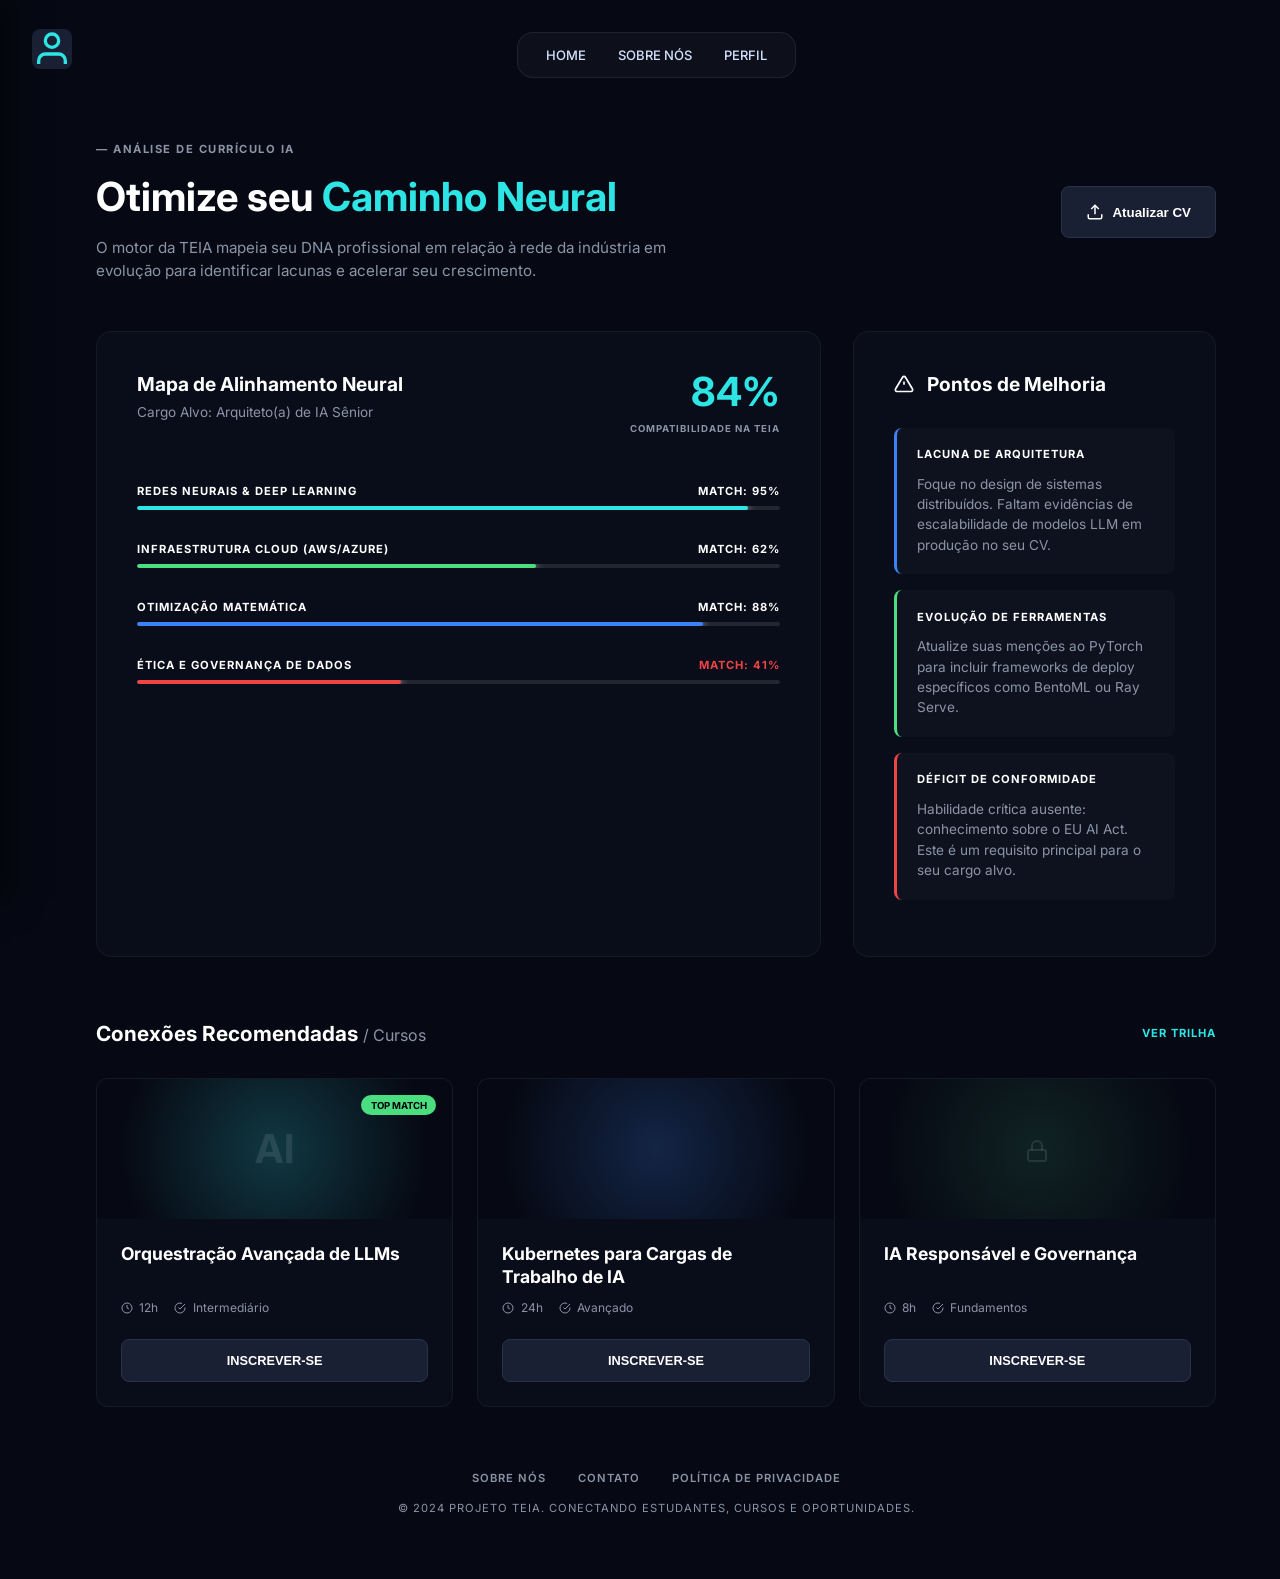
<file: dashboard.html>
<!DOCTYPE html>
<html lang="pt-BR">
<head>
    <meta charset="UTF-8">
    <meta name="viewport" content="width=device-width, initial-scale=1.0">
    <title>Teia - Painel de Controle</title>
    <link href="https://fonts.googleapis.com/css2?family=Inter:wght@400;500;600;700&display=swap" rel="stylesheet">
    <link rel="stylesheet" href="dashboard.css">
</head>
<body class="dashboard-body">

    <div class="dashboard-layout">
        
        <div class="sidebar-wrapper">
            <div class="sidebar-trigger">
                <div class="avatar-placeholder">
                    <svg viewBox="0 0 24 24" fill="none" stroke="currentColor" stroke-width="2"><path d="M20 21v-2a4 4 0 0 0-4-4H8a4 4 0 0 0-4 4v2"></path><circle cx="12" cy="7" r="4"></circle></svg>
                </div>
            </div>

            <aside class="sidebar">
                <div class="user-profile">
                    <div class="user-info">
                        <h3>Perfil</h3>
                        <span>NÍVEL: ARQUITETO</span>
                    </div>
                </div>

                <nav class="side-nav">
                    <a href="#" class="nav-item">
                        <svg viewBox="0 0 24 24" fill="none" stroke="currentColor" stroke-width="2"><circle cx="18" cy="5" r="3"></circle><circle cx="6" cy="12" r="3"></circle><circle cx="18" cy="19" r="3"></circle><line x1="8.59" y1="13.51" x2="15.42" y2="17.49"></line><line x1="15.41" y1="6.51" x2="8.59" y2="10.49"></line></svg>
                        Conexões
                    </a>
                    <a href="#" class="nav-item active">
                        <svg viewBox="0 0 24 24" fill="none" stroke="currentColor" stroke-width="2"><polyline points="22 12 18 12 15 21 9 3 6 12 2 12"></polyline></svg>
                        Trilhas
                    </a>
                    <a href="#" class="nav-item">
                        <svg viewBox="0 0 24 24" fill="none" stroke="currentColor" stroke-width="2"><path d="M2 3h6a4 4 0 0 1 4 4v14a3 3 0 0 0-3-3H2z"></path><path d="M22 3h-6a4 4 0 0 0-4 4v14a3 3 0 0 1 3-3h7z"></path></svg>
                        Cursos
                    </a>
                    <a href="#" class="nav-item">
                        <svg viewBox="0 0 24 24" fill="none" stroke="currentColor" stroke-width="2"><polygon points="12 2 2 7 12 12 22 7 12 2"></polygon><polyline points="2 17 12 22 22 17"></polyline><polyline points="2 12 12 17 22 12"></polyline></svg>
                        Empresas
                    </a>
                    <a href="perfil.html" class="nav-item">
                        <svg viewBox="0 0 24 24" fill="none" stroke="currentColor" stroke-width="2"><circle cx="12" cy="12" r="3"></circle><path d="M19.4 15a1.65 1.65 0 0 0 .33 1.82l.06.06a2 2 0 0 1 0 2.83 2 2 0 0 1-2.83 0l-.06-.06a1.65 1.65 0 0 0-1.82-.33 1.65 1.65 0 0 0-1 1.51V21a2 2 0 0 1-2 2 2 2 0 0 1-2-2v-.09A1.65 1.65 0 0 0 9 19.4a1.65 1.65 0 0 0-1.82.33l-.06.06a2 2 0 0 1-2.83 0 2 2 0 0 1 0-2.83l.06-.06a1.65 1.65 0 0 0 .33-1.82 1.65 1.65 0 0 0-1.51-1H3a2 2 0 0 1-2-2 2 2 0 0 1 2-2h.09A1.65 1.65 0 0 0 4.6 9a1.65 1.65 0 0 0-.33-1.82l-.06-.06a2 2 0 0 1 0-2.83 2 2 0 0 1 2.83 0l.06.06a1.65 1.65 0 0 0 1.82.33H9a1.65 1.65 0 0 0 1-1.51V3a2 2 0 0 1 2-2 2 2 0 0 1 2 2v.09a1.65 1.65 0 0 0 1 1.51 1.65 1.65 0 0 0 1.82-.33l.06-.06a2 2 0 0 1 2.83 0 2 2 0 0 1 0 2.83l-.06.06a1.65 1.65 0 0 0-.33 1.82V9a1.65 1.65 0 0 0 1.51 1H21a2 2 0 0 1 2 2 2 2 0 0 1-2 2h-.09a1.65 1.65 0 0 0-1.51 1z"></path></svg>
                        Meu Perfil
                    </a>
                </nav>

                <button class="btn-new-connection">NOVA CONEXÃO</button>
            </aside>
        </div>
        <main class="main-content">
            
            <header class="top-nav">
                <div></div>
                <nav class="menu">
                    <a href="home.html">HOME</a>
                    <a href="sobre.html">SOBRE NÓS</a>
                    <a href="#">PERFIL</a>
                </nav>
                <div class="header-actions">
                    <div></div>
                </div>
            </header>

            <section class="dash-hero">
                <div class="hero-text">
                    <span class="eyebrow">— ANÁLISE DE CURRÍCULO IA</span>
                    <h1>Otimize seu <span class="highlight">Caminho Neural</span></h1>
                    <p>O motor da TEIA mapeia seu DNA profissional em relação à rede da indústria em evolução para identificar lacunas e acelerar seu crescimento.</p>
                </div>
                <button class="btn-update-cv">
                    <svg viewBox="0 0 24 24" width="18" height="18" fill="none" stroke="currentColor" stroke-width="2"><path d="M21 15v4a2 2 0 0 1-2 2H5a2 2 0 0 1-2-2v-4"></path><polyline points="17 8 12 3 7 8"></polyline><line x1="12" y1="3" x2="12" y2="15"></line></svg>
                    Atualizar CV
                </button>
            </section>

            <div class="dash-grid">
                <div class="dash-card main-chart">
                    <div class="chart-header">
                        <div>
                            <h2>Mapa de Alinhamento Neural</h2>
                            <p>Cargo Alvo: Arquiteto(a) de IA Sênior</p>
                        </div>
                        <div class="score">
                            <h3>84%</h3>
                            <span>COMPATIBILIDADE NA TEIA</span>
                        </div>
                    </div>

                    <div class="skill-bars">
                        <div class="skill-item">
                            <div class="skill-info">
                                <span>REDES NEURAIS & DEEP LEARNING</span>
                                <span>MATCH: 95%</span>
                            </div>
                            <div class="progress-bg"><div class="progress-fill" style="width: 95%; background: var(--accent);"></div></div>
                        </div>
                        <div class="skill-item">
                            <div class="skill-info">
                                <span>INFRAESTRUTURA CLOUD (AWS/AZURE)</span>
                                <span>MATCH: 62%</span>
                            </div>
                            <div class="progress-bg"><div class="progress-fill" style="width: 62%; background: #4ADE80;"></div></div>
                        </div>
                        <div class="skill-item">
                            <div class="skill-info">
                                <span>OTIMIZAÇÃO MATEMÁTICA</span>
                                <span>MATCH: 88%</span>
                            </div>
                            <div class="progress-bg"><div class="progress-fill" style="width: 88%; background: #3B82F6;"></div></div>
                        </div>
                        <div class="skill-item">
                            <div class="skill-info">
                                <span>ÉTICA E GOVERNANÇA DE DADOS</span>
                                <span style="color: #EF4444;">MATCH: 41%</span>
                            </div>
                            <div class="progress-bg"><div class="progress-fill" style="width: 41%; background: #EF4444;"></div></div>
                        </div>
                    </div>
                </div>

                <div class="dash-card side-alerts">
                    <div class="alerts-header">
                        <svg viewBox="0 0 24 24" width="20" height="20" fill="none" stroke="currentColor" stroke-width="2"><path d="M10.29 3.86L1.82 18a2 2 0 0 0 1.71 3h16.94a2 2 0 0 0 1.71-3L13.71 3.86a2 2 0 0 0-3.42 0z"></path><line x1="12" y1="9" x2="12" y2="13"></line><line x1="12" y1="17" x2="12.01" y2="17"></line></svg>
                        <h2>Pontos de Melhoria</h2>
                    </div>

                    <div class="alert-box border-blue">
                        <h4>LACUNA DE ARQUITETURA</h4>
                        <p>Foque no design de sistemas distribuídos. Faltam evidências de escalabilidade de modelos LLM em produção no seu CV.</p>
                    </div>

                    <div class="alert-box border-green">
                        <h4>EVOLUÇÃO DE FERRAMENTAS</h4>
                        <p>Atualize suas menções ao PyTorch para incluir frameworks de deploy específicos como BentoML ou Ray Serve.</p>
                    </div>

                    <div class="alert-box border-red">
                        <h4>DÉFICIT DE CONFORMIDADE</h4>
                        <p>Habilidade crítica ausente: conhecimento sobre o EU AI Act. Este é um requisito principal para o seu cargo alvo.</p>
                    </div>
                </div>
            </div>

            <section class="recommended-section">
                <div class="section-header">
                    <h2>Conexões Recomendadas <span>/ Cursos</span></h2>
                    <a href="#" class="view-all">VER TRILHA</a>
                </div>

                <div class="courses-grid">
                    <div class="course-card">
                        <div class="course-img ai-bg">
                            <span class="badge">TOP MATCH</span>
                            <div class="icon-overlay">AI</div>
                        </div>
                        <div class="course-content">
                            <h3>Orquestração Avançada de LLMs</h3>
                            <div class="course-meta">
                                <span><svg viewBox="0 0 24 24" width="12" height="12" fill="none" stroke="currentColor" stroke-width="2"><circle cx="12" cy="12" r="10"></circle><polyline points="12 6 12 12 16 14"></polyline></svg> 12h</span>
                                <span><svg viewBox="0 0 24 24" width="12" height="12" fill="none" stroke="currentColor" stroke-width="2"><path d="M22 11.08V12a10 10 0 1 1-5.93-9.14"></path><polyline points="22 4 12 14.01 9 11.01"></polyline></svg> Intermediário</span>
                            </div>
                            <button class="btn-enroll">INSCREVER-SE</button>
                        </div>
                    </div>

                    <div class="course-card">
                        <div class="course-img server-bg"></div>
                        <div class="course-content">
                            <h3>Kubernetes para Cargas de Trabalho de IA</h3>
                            <div class="course-meta">
                                <span><svg viewBox="0 0 24 24" width="12" height="12" fill="none" stroke="currentColor" stroke-width="2"><circle cx="12" cy="12" r="10"></circle><polyline points="12 6 12 12 16 14"></polyline></svg> 24h</span>
                                <span><svg viewBox="0 0 24 24" width="12" height="12" fill="none" stroke="currentColor" stroke-width="2"><path d="M22 11.08V12a10 10 0 1 1-5.93-9.14"></path><polyline points="22 4 12 14.01 9 11.01"></polyline></svg> Avançado</span>
                            </div>
                            <button class="btn-enroll">INSCREVER-SE</button>
                        </div>
                    </div>

                    <div class="course-card">
                        <div class="course-img security-bg">
                            <div class="icon-overlay"><svg viewBox="0 0 24 24" width="24" height="24" fill="none" stroke="currentColor" stroke-width="2"><rect x="3" y="11" width="18" height="11" rx="2" ry="2"></rect><path d="M7 11V7a5 5 0 0 1 10 0v4"></path></svg></div>
                        </div>
                        <div class="course-content">
                            <h3>IA Responsável e Governança</h3>
                            <div class="course-meta">
                                <span><svg viewBox="0 0 24 24" width="12" height="12" fill="none" stroke="currentColor" stroke-width="2"><circle cx="12" cy="12" r="10"></circle><polyline points="12 6 12 12 16 14"></polyline></svg> 8h</span>
                                <span><svg viewBox="0 0 24 24" width="12" height="12" fill="none" stroke="currentColor" stroke-width="2"><path d="M22 11.08V12a10 10 0 1 1-5.93-9.14"></path><polyline points="22 4 12 14.01 9 11.01"></polyline></svg> Fundamentos</span>
                            </div>
                            <button class="btn-enroll">INSCREVER-SE</button>
                        </div>
                    </div>
                </div>
            </section>

            <footer class="site-footer">
                <div class="footer-links">
                    <a href="sobre.html">SOBRE NÓS</a>
                    <a href="#">CONTATO</a>
                    <a href="#">POLÍTICA DE PRIVACIDADE</a>
                </div>
                <p>© 2024 PROJETO TEIA. CONECTANDO ESTUDANTES, CURSOS E OPORTUNIDADES. </p>
            </footer>

        </main>
    </div>

</body>
</html>
</file>
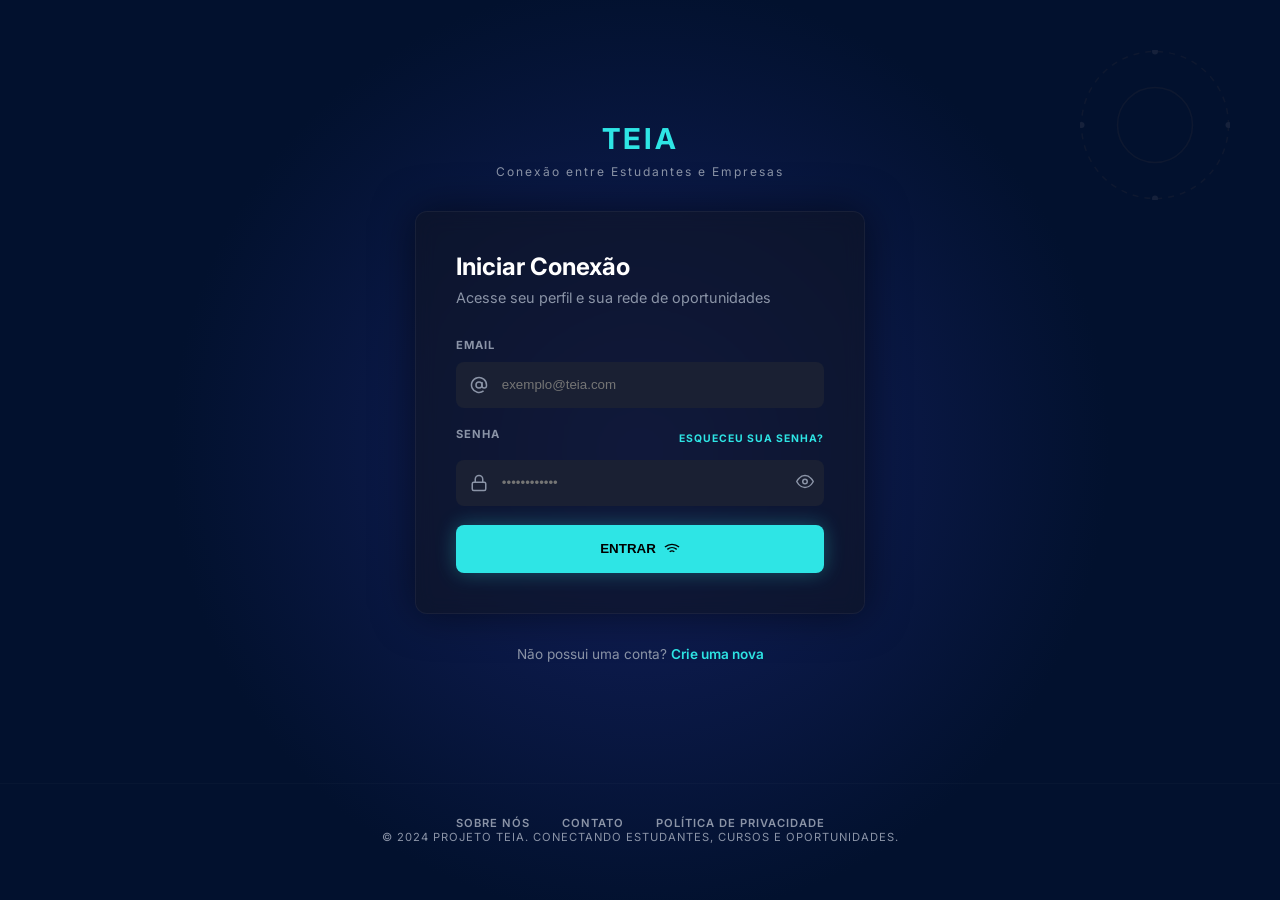
<file: login.html>
<!DOCTYPE html>
<html lang="pt-BR">
<head>
    <meta charset="UTF-8">
    <meta name="viewport" content="width=device-width, initial-scale=1.0">
    <title>Teia - Iniciar Conexão</title>
    <link href="https://fonts.googleapis.com/css2?family=Inter:wght@400;500;600;700&display=swap" rel="stylesheet">
    <link rel="stylesheet" href="login.css">

</head>
<body class="login-page">

    <div class="bg-graphic">
        <svg width="150" height="150" viewBox="0 0 100 100" fill="none" xmlns="http://www.w3.org/2000/svg">
            <circle cx="50" cy="50" r="49" stroke="#1A2033" stroke-width="1" stroke-dasharray="4 4"/>
            <circle cx="50" cy="50" r="25" stroke="#1A2033" stroke-width="1"/>
            <circle cx="50" cy="1" r="2" fill="#2A3249"/><circle cx="50" cy="99" r="2" fill="#2A3249"/>
            <circle cx="1" cy="50" r="2" fill="#2A3249"/><circle cx="99" cy="50" r="2" fill="#2A3249"/>
        </svg>
    </div>

    <main class="login-container">
        
        <header class="login-header">
            <h1 class="logo">TEIA</h1>
            <p>Conexão entre Estudantes e Empresas</p>
        </header>

        <div class="login-card">
            <h2>Iniciar Conexão</h2>
            <p class="subtitle">Acesse seu perfil e sua rede de oportunidades</p>
            <form id="loginForm">
                <div class="input-group">
                    <label>EMAIL</label>
                    <div class="input-wrapper">
                        <svg class="input-icon" viewBox="0 0 24 24" width="18" height="18" fill="none" stroke="currentColor" stroke-width="2"><circle cx="12" cy="12" r="4"></circle><path d="M16 8v5a3 3 0 0 0 6 0v-1a10 10 0 1 0-3.92 7.94"></path></svg>
                        <input type="email" placeholder="exemplo@teia.com" required>
                    </div>
                </div>

                <div class="input-group">
                    <div class="label-row">
                        <label>SENHA</label>
                        <a href="#" class="lost-access">ESQUECEU SUA SENHA?</a>
                    </div>
                    <div class="input-wrapper">
                        <svg class="input-icon" viewBox="0 0 24 24" width="18" height="18" fill="none" stroke="currentColor" stroke-width="2"><rect x="3" y="11" width="18" height="11" rx="2" ry="2"></rect><path d="M7 11V7a5 5 0 0 1 10 0v4"></path></svg>
                        <input type="password" id="loginPassword" placeholder="••••••••••••" required>
                        <button type="button" class="password-toggle" id="toggleLoginPassword">
                            <svg viewBox="0 0 24 24" width="18" height="18" fill="none" stroke="currentColor" stroke-width="2" stroke-linecap="round" stroke-linejoin="round"><path d="M1 12s4-8 11-8 11 8 11 8-4 8-11 8-11-8-11-8z"></path><circle cx="12" cy="12" r="3"></circle></svg>
                        </button>
                    </div>
                </div>

                <button type="submit" class="btn-primary btn-glow">
                    ENTRAR 
                    <svg viewBox="0 0 24 24" width="16" height="16" fill="none" stroke="currentColor" stroke-width="2" style="margin-left:8px"><path d="M5 12.55a11 11 0 0 1 14.08 0"></path><path d="M1.42 9a16 16 0 0 1 21.16 0"></path><path d="M8.53 16.11a6 6 0 0 1 6.95 0"></path><line x1="12" y1="20" x2="12.01" y2="20"></line></svg>
                </button>
            </form>
        </div>

        <p class="forge-account">Não possui uma conta? <a href="index.html">Crie uma nova</a></p>

    </main>
            <footer class="site-footer">
                <div class="footer-links">
                    <a href="sobre.html">SOBRE NÓS</a>
                    <a href="#">CONTATO</a>
                    <a href="#">POLÍTICA DE PRIVACIDADE</a>
                </div>
                <p>© 2024 PROJETO TEIA. CONECTANDO ESTUDANTES, CURSOS E OPORTUNIDADES. </p>
            </footer>

    <script src="script.js"></script>
</body>
</html>
</file>
<file: dashboard.css>
:root {
    --bg-left: #050505;
    --bg-right: #0B101E;
    --accent: #2EE5E5;
    --text-main: #FFFFFF;
    --text-muted: #8B94A7;
    --input-bg: #1A2033;
    --input-border: #2A3249;
}

* { margin: 0; padding: 0; box-sizing: border-box; }

body {
    font-family: 'Inter', sans-serif;
    background-color: var(--bg-right);
    color: var(--text-main);
    min-height: 100vh;
}

.dashboard-body {
    background-color: #060913; 
    overflow-x: hidden;
}

.dashboard-layout {
    display: flex;
    min-height: 100vh;
}

/* =========================================
   SIDEBAR COM HOVER (NOVO)
========================================= */
.sidebar-wrapper {
    position: fixed;
    top: 0;
    left: 0;
    height: 100vh;
    z-index: 1000;
}

.sidebar-trigger {
    position: absolute;
    top: 1.8rem;
    left: 2rem;
    width: 40px;
    height: 40px;
    z-index: 1001; 
    cursor: pointer;
}

.sidebar {
    width: 260px;
    background-color: #0B101E;
    border-right: 1px solid rgba(255, 255, 255, 0.05);
    display: flex;
    flex-direction: column;
    padding: 0.8rem 1.5rem;
    height: 100vh;
    position: absolute;
    top: 0;
    left: 0;
    z-index: 1000;
    /* Inicia escondido à esquerda */
    transform: translateX(-100%);
    transition: transform 0.3s ease-in-out;
    box-shadow: 10px 0 30px rgba(0,0,0,0.5);
}

/* Efeito Hover: Quando o mouse entra no wrapper, a sidebar desliza */
.sidebar-wrapper:hover .sidebar {
    transform: translateX(0);
}

.user-profile {
    display: flex;
    align-items: center;
    gap: 1rem;
    background: rgba(255,255,255,0.03);
    padding: 1rem;
    padding-left: 3.5rem;
    border-radius: 12px;
    margin-bottom: 3rem;
    border: 1px solid rgba(255, 255, 255, 0.05);
}

.avatar-placeholder {
    width: 40px; height: 40px;
    background: var(--input-bg);
    border-radius: 8px;
    display: flex; align-items: center; justify-content: center;
    color: var(--accent);
}

.user-info h3 { font-size: 0.9rem; margin-bottom: 0.2rem; }
.user-info span { font-size: 0.65rem; color: var(--text-muted); font-weight: 700; letter-spacing: 1px; }

.side-nav {
    display: flex;
    flex-direction: column;
    gap: 0.5rem;
    flex: 1;
}

.nav-item {
    display: flex; align-items: center; gap: 1rem;
    padding: 0.8rem 1rem;
    text-decoration: none;
    color: var(--text-muted);
    font-size: 0.85rem;
    font-weight: 500;
    border-radius: 8px;
    transition: 0.2s;
}

.nav-item svg { width: 18px; }
.nav-item:hover { color: #fff; background: rgba(255,255,255,0.05); }
.nav-item.active {
    color: var(--accent);
    background: rgba(46, 229, 229, 0.1);
    border-left: 3px solid var(--accent);
}

.btn-new-connection {
    background: var(--accent);
    color: #000;
    border: none; padding: 1rem;
    border-radius: 8px; font-weight: 700;
    cursor: pointer; font-size: 0.8rem;
    box-shadow: 0 0 15px rgba(46, 229, 229, 0.2);
}

/* =========================================
   ÁREA PRINCIPAL
========================================= */
.main-content {
    flex: 1;
    display: flex;
    flex-direction: column;
    /* Ajuste de padding: como o menu agora é flutuante, a margem esquerda deve considerar apenas o espaço do ícone/gatilho */
    padding: 2rem 4rem 2rem 6rem; 
}

/* TOP NAVBAR */
.top-nav {
    display: flex; align-items: center; justify-content: space-between;
    margin-bottom: 4rem;
}

.menu {
    display: flex;
    gap: 32px;
    padding: 14px 28px;
    border-radius: 16px;
    background: rgba(255,255,255,.03);
    border: 1px solid rgba(255,255,255,.08);
}

.menu a {
    text-decoration: none;
    color: #d6e3ff;
    font-size: 13px;
    font-weight: 500;
    transition: .3s;
}

.menu a:hover {
    color: var(--accent);
    text-shadow: 0 0 12px rgba(46, 229, 229, .6);
}

/* HERO SECTION DA DASHBOARD */
.dash-hero { display: flex; justify-content: space-between; align-items: center; margin-bottom: 3rem; }
.eyebrow { color: var(--text-muted); font-size: 0.7rem; font-weight: 700; letter-spacing: 1.5px; display: block; margin-bottom: 1rem; }
.hero-text h1 { font-size: 2.5rem; margin-bottom: 1rem; }
.highlight { color: var(--accent); }
.hero-text p { color: var(--text-muted); max-width: 600px; font-size: 0.95rem; line-height: 1.5; }

.btn-update-cv {
    display: flex; align-items: center; gap: 0.5rem;
    background: var(--input-bg); border: 1px solid var(--input-border);
    color: #fff; padding: 1rem 1.5rem; border-radius: 8px; font-weight: 600; cursor: pointer; transition: 0.2s;
}
.btn-update-cv:hover { background: rgba(255,255,255,0.05); }

/* GRID PRINCIPAL */
.dash-grid {
    display: grid;
    grid-template-columns: 2fr 1fr;
    gap: 2rem;
    margin-bottom: 4rem;
}

.dash-card {
    background: rgba(15, 20, 35, 0.4);
    border: 1px solid rgba(255, 255, 255, 0.05);
    border-radius: 16px;
    padding: 2.5rem;
}

/* GRÁFICO CENTRAL */
.chart-header { display: flex; justify-content: space-between; align-items: flex-start; margin-bottom: 3rem; }
.chart-header h2 { font-size: 1.2rem; margin-bottom: 0.5rem; }
.chart-header p { color: var(--text-muted); font-size: 0.85rem; }
.score { text-align: right; }
.score h3 { font-size: 2.5rem; color: var(--accent); line-height: 1; margin-bottom: 0.3rem; }
.score span { font-size: 0.6rem; color: var(--text-muted); font-weight: 700; letter-spacing: 1px; }

.skill-bars { display: flex; flex-direction: column; gap: 2rem; }
.skill-info { display: flex; justify-content: space-between; margin-bottom: 0.5rem; font-size: 0.7rem; font-weight: 700; letter-spacing: 1px; }
.progress-bg { width: 100%; height: 4px; background: rgba(255,255,255,0.1); border-radius: 4px; overflow: hidden; }
.progress-fill { height: 100%; border-radius: 4px; box-shadow: 0 0 10px currentColor; }

/* SIDE ALERTS */
.alerts-header { display: flex; align-items: center; gap: 0.8rem; margin-bottom: 2rem; }
.alerts-header h2 { font-size: 1.2rem; }

.alert-box { background: rgba(255,255,255,0.02); padding: 1.2rem; border-radius: 8px; margin-bottom: 1rem; border-left: 3px solid; }
.border-blue { border-color: #3B82F6; }
.border-green { border-color: #4ADE80; }
.border-red { border-color: #EF4444; }

.alert-box h4 { font-size: 0.7rem; letter-spacing: 1px; margin-bottom: 0.8rem; }
.alert-box p { font-size: 0.85rem; color: var(--text-muted); line-height: 1.5; }

/* CURSOS RECOMENDADOS */
.section-header { display: flex; justify-content: space-between; align-items: center; margin-bottom: 2rem; }
.section-header h2 { font-size: 1.3rem; }
.section-header h2 span { color: var(--text-muted); font-size: 1rem; font-weight: 400; }
.view-all { font-size: 0.7rem; color: var(--accent); font-weight: 700; letter-spacing: 1px; text-decoration: none; }

.courses-grid { display: grid; grid-template-columns: repeat(3, 1fr); gap: 1.5rem; }
.course-card { background: rgba(15, 20, 35, 0.4); border: 1px solid rgba(255, 255, 255, 0.05); border-radius: 12px; overflow: hidden; }

.course-img { height: 140px; position: relative; display: flex; align-items: center; justify-content: center; }
.ai-bg { background: radial-gradient(circle, rgba(46, 229, 229, 0.2) 0%, #060913 80%); }
.server-bg { background: radial-gradient(circle, rgba(59, 130, 246, 0.2) 0%, #060913 80%); }
.security-bg { background: radial-gradient(circle, rgba(74, 222, 128, 0.1) 0%, #060913 80%); }

.icon-overlay { font-size: 2.5rem; font-weight: 700; color: rgba(255,255,255,0.1); }
.badge { position: absolute; top: 1rem; right: 1rem; background: #4ADE80; color: #000; font-size: 0.6rem; font-weight: 700; padding: 0.3rem 0.6rem; border-radius: 12px; }

.course-content { padding: 1.5rem; }
.course-content h3 { font-size: 1.1rem; margin-bottom: 1rem; line-height: 1.3; height: 2.6rem;}
.course-meta { display: flex; gap: 1rem; color: var(--text-muted); font-size: 0.75rem; margin-bottom: 1.5rem; }
.course-meta span { display: flex; align-items: center; gap: 0.4rem; }

.btn-enroll { width: 100%; background: var(--input-bg); color: #fff; border: 1px solid var(--input-border); padding: 0.8rem; border-radius: 8px; font-weight: 600; cursor: pointer; font-size: 0.8rem; transition: 0.2s; }
.btn-enroll:hover { background: rgba(255,255,255,0.05); border-color: rgba(255,255,255,0.2); }

/* FOOTER DASHBOARD */
.main-content .site-footer { background: transparent; border-top: none; margin-top: 2rem; padding: 2rem 0; text-align: center; }
.main-content .site-footer .footer-links { margin-bottom: 1rem; display: flex; justify-content: center; gap: 2rem; flex-wrap: wrap; }
.main-content .site-footer .footer-links a { color: var(--text-muted); font-size: 0.7rem; text-decoration: none; letter-spacing: 1px; font-weight: 600; }
.main-content .site-footer .footer-links a:hover { color: var(--accent); }
.main-content .site-footer p { font-size: 0.7rem; color: var(--text-muted); letter-spacing: 1px; }

/* RESPONSIVO */
@media (max-width: 1200px) {
    .dash-grid { grid-template-columns: 1fr; }
    .courses-grid { grid-template-columns: repeat(2, 1fr); }
}
@media (max-width: 900px) {
    .dashboard-layout { flex-direction: column; }
    
    /* Configuração responsiva para quando não houver hover em mobile */
    .sidebar-wrapper { position: static; height: auto; }
    .sidebar-trigger { display: none; }
    .sidebar { transform: none; position: static; width: 100%; height: auto; }
    .side-nav { flex-direction: row; overflow-x: auto; margin: 1rem 0; }
    
    .courses-grid { grid-template-columns: 1fr; }
    .main-content { padding: 2rem 1.5rem; }
    .top-nav { flex-direction: column; gap: 1rem; }
    .dash-hero { flex-direction: column; align-items: flex-start; gap: 1.5rem; }
}
</file>
<file: login.css>
:root {
    --bg-left: #050505;
    --bg-right: #02112e;
    --accent: #2EE5E5;
    --text-main: #FFFFFF;
    --text-muted: #8B94A7;
    --input-bg: #1A2033;
    --input-border: #2A3249;
}

* { margin: 0; padding: 0; box-sizing: border-box; }

body {
    font-family: 'Inter', sans-serif;
    background-color: var(--bg-right);
    color: var(--text-main);
    min-height: 100vh;
}

.logo { color: var(--accent); font-weight: 700; letter-spacing: 2px; }

.login-page {
    display: flex;
    flex-direction: column;
    align-items: center;
    justify-content: space-between;
    background-color: var(--bg-right);
    background: radial-gradient(circle at 50% 50%, #13205e 0%, var(--bg-right) 60%);
    position: relative;
    overflow-x: hidden;
    min-height: 100vh;
}

@keyframes pulse {
    0% { transform: scale(1); opacity: 0.3; }
    50% { transform: scale(1.05); opacity: 0.5; }
    100% { transform: scale(1); opacity: 0.3; }
}

.bg-graphic {
    position: absolute;
    top: 50px;
    right: 50px;
    opacity: 0.5;
    pointer-events: none;
    animation: pulse 8s infinite ease-in-out;
}

.login-container {
    flex: 1;
    display: flex;
    flex-direction: column;
    align-items: center;
    justify-content: center;
    width: 100%;
    padding: 2rem;
    z-index: 1;
}

.login-header { text-align: center; margin-bottom: 2rem; }
.login-header .logo { font-size: 1.8rem; letter-spacing: 3px; }
.login-header p { font-size: 0.75rem; letter-spacing: 2px; color: var(--text-muted); margin-top: 0.5rem; }

.login-card {
    background: rgba(15, 20, 35, 0.6);
    backdrop-filter: blur(10px);
    border: 1px solid rgba(255, 255, 255, 0.05);
    padding: 2.5rem;
    border-radius: 12px;
    width: 100%;
    max-width: 450px;
    box-shadow: 0 0 40px rgba(0, 0, 0, 0.5);
}

.login-card h2 { font-size: 1.5rem; margin-bottom: 0.5rem; }
.login-card .subtitle { color: var(--text-muted); font-size: 0.9rem; margin-bottom: 2rem; }

.sso-buttons { display: flex; gap: 1rem; margin-bottom: 1.5rem; }
.btn-secondary {
    flex: 1; display: flex; align-items: center; justify-content: center; gap: 0.5rem;
    background: transparent; border: 1px solid var(--input-border); color: var(--text-muted);
    padding: 0.8rem; border-radius: 8px; font-size: 0.8rem; font-weight: 600; cursor: pointer;
    transition: 0.2s;
}
.btn-secondary:hover { background: var(--input-bg); color: #fff; }

.divider { display: flex; align-items: center; color: var(--text-muted); font-size: 0.7rem; margin-bottom: 1.5rem; }
.divider::before, .divider::after { content: ''; flex: 1; height: 1px; background: var(--input-border); }
.divider span { padding: 0 10px; }

.input-group { margin-bottom: 1.2rem; }
.input-group label { display: block; font-size: 0.7rem; font-weight: 700; color: var(--text-muted); margin-bottom: 0.6rem; letter-spacing: 1px; }
.label-row { display: flex; justify-content: space-between; align-items: center; margin-bottom: 0.6rem; }
.lost-access { font-size: 0.65rem; color: var(--accent); font-weight: 700; text-decoration: none; letter-spacing: 1px; }

.input-wrapper { position: relative; }
.input-icon { position: absolute; left: 14px; top: 50%; transform: translateY(-50%); color: var(--text-muted); }
.input-wrapper input { 
    width: 100%; background: var(--input-bg); border: 1px solid transparent; 
    padding: 0.9rem 1rem 0.9rem 2.8rem; border-radius: 8px; color: #fff; outline: none; 
}
.input-wrapper input:focus { border-color: var(--accent); }

.password-toggle { position: absolute; right: 10px; top: 50%; transform: translateY(-50%); background: none; border: none; color: var(--text-muted); cursor: pointer; }

.btn-primary { width: 100%; background: var(--accent); color: #000; border: none; padding: 1rem; border-radius: 8px; font-weight: 700; cursor: pointer; }
.btn-glow {
    display: flex; align-items: center; justify-content: center;
    box-shadow: 0 0 20px rgba(46, 229, 229, 0.3);
    margin-top: 1rem;
}
.btn-glow:hover { box-shadow: 0 0 30px rgba(46, 229, 229, 0.5); }

.forge-account { margin-top: 2rem; font-size: 0.85rem; color: var(--text-muted); }
.forge-account a { color: var(--accent); text-decoration: none; font-weight: 600; }

.site-footer {
    width: 100%;
    text-align: center;
    padding: 2rem;
    border-top: 1px solid rgba(255,255,255,0.02);
    background: transparent;
}

.site-footer p { font-size: 0.7rem; color: var(--text-muted); letter-spacing: 1px; margin-bottom: 1.5rem; }
.footer-links { display: flex; justify-content: center; gap: 2rem; flex-wrap: wrap; }
.footer-links a { color: var(--text-muted); font-size: 0.7rem; text-decoration: none; letter-spacing: 1px; font-weight: 600; }
</file>
